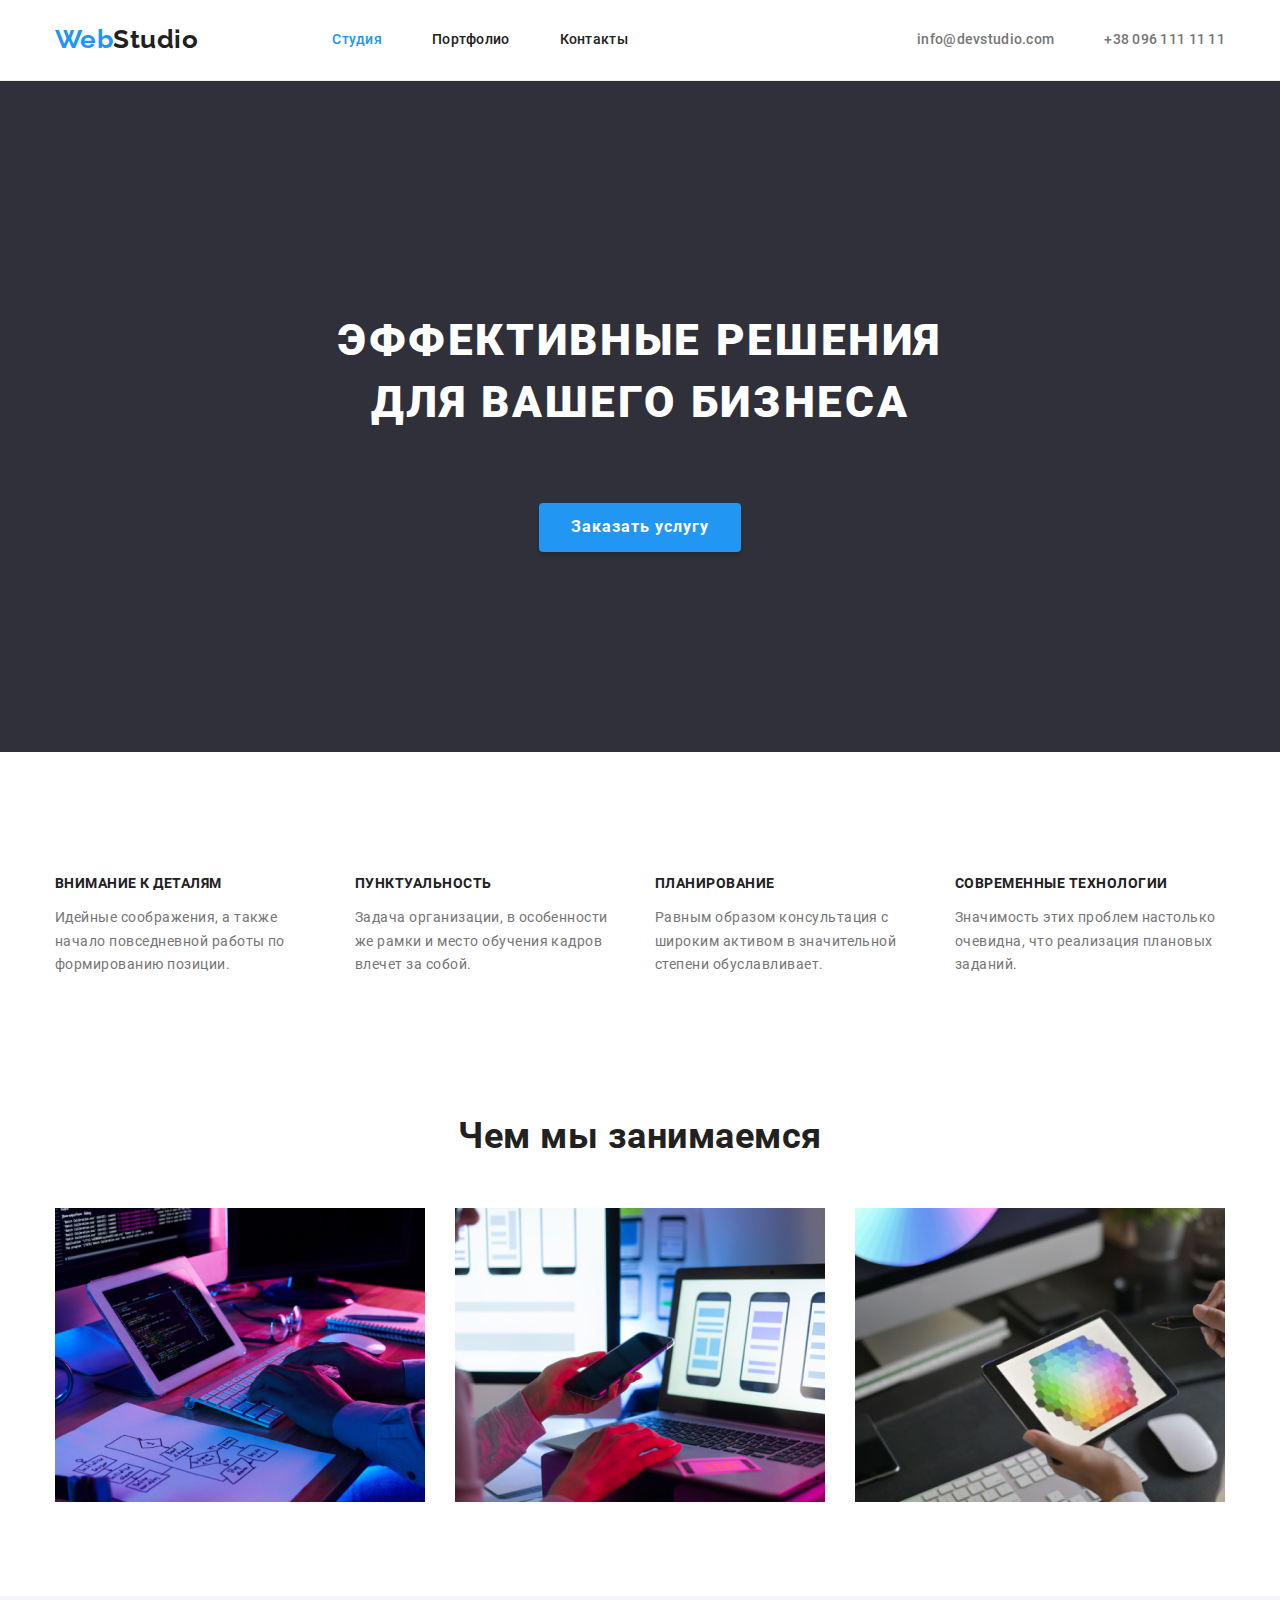
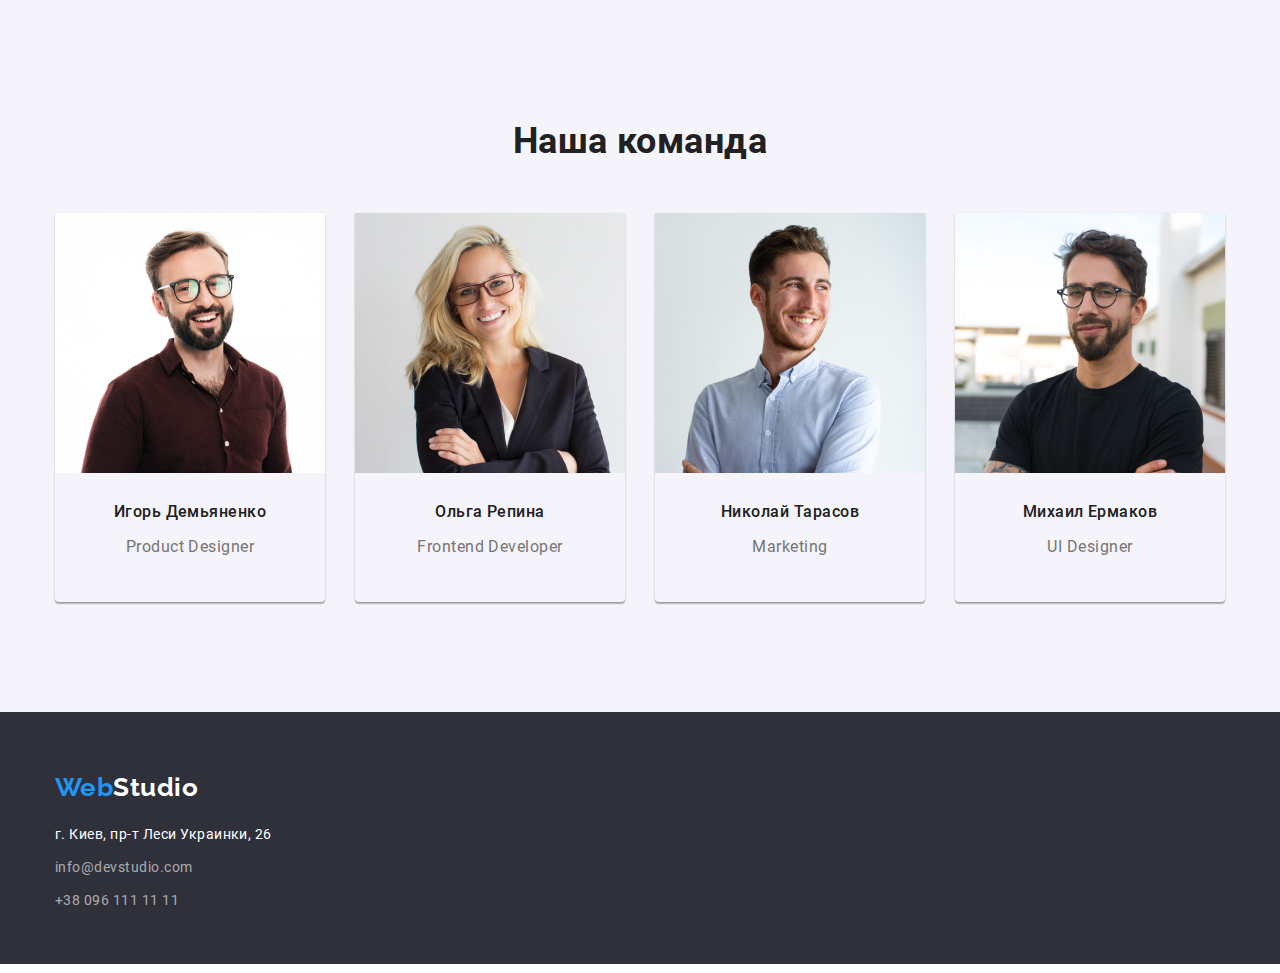
<file: index.html>
﻿<!DOCTYPE html>
<html lang="ru">
<head>
    <meta charset="UTF-8">
    <meta name="viewport" content="width=device-width, initial-scale=1.0">
    <title>WebStudio</title>
    <link href="https://fonts.googleapis.com/css2?family=Raleway:ital,wght@0,400;0,500;0,700;1,400;1,500;1,700&family=Roboto:ital,wght@0,400;0,500;0,700;0,900;1,400;1,500;1,700;1,900&display=swap"
    rel="stylesheet">
    <link rel="stylesheet" href="./css/normalize.css">
    <link rel="stylesheet" href="./css/style.css">
    
</head>
<body>

<!--Навигация-->
<header class="header">
    <div class="container">
    <a class="logo" href="./index.html">Web<span class="logo-text">Studio</span></a>
<nav>
    <ul class="menu">
    <li class="menu-item">
        <a class="link current" href="./index.html">Студия</a>
    </li>
    <li class="menu-item">
        <a class="link" href="./portfolio.html">Портфолио</a>
    </li>
    <li class="menu-item">
        <a class="link" href="#address">Контакты</a>
    </li>
    </ul>
</nav>

<ul class="contacts">
    <li class="contacts-item">
    <a class="address-link" href="mailto:info@devstudio.com">info@devstudio.com</a>
    </li>
    <li class="contacts-item">
    <a class="address-link" href="tel:+380961111111">+38 096 111 11 11</a>
    </li>
</ul>
</div>
</header>

<!--Герой-->
<main>
<section class="hero">
    <div class="container align-center">
    <h1 class="title">Эффективные решения для вашего бизнеса</h1>
    <button class="button" type="button">Заказать услугу
    </button>
    </div>
</section>
<section class="features">
    <div class="container">
    <h2 hidden>Особенности</h2>
    <ul class="features-list">
    <li class="items">
        <h3 class="title">Внимание к деталям</h3>
        <p class="paragraph">
        Идейные соображения, а также начало повседневной работы по
        формированию позиции.
        </p>
    </li>
    <li class="items">
        <h3 class="title">Пунктуальность</h3>
        <p class="paragraph">
        Задача организации, в особенности же рамки и место обучения кадров
        влечет за собой.
        </p>
    </li>
    <li class="items">
        <h3 class="title">Планирование</h3>
        <p class="paragraph">
        Равным образом консультация с широким активом в значительной
        степени обуславливает.
        </p>
    </li>
    <li class="items">
        <h3 class="title">Современные технологии</h3>
        <p class="paragraph">
        Значимость этих проблем настолько очевидна, что реализация
        плановых заданий.
        </p>
    </li>
    </ul>
    </div>
</section>
<section class="wedo">
    <div class="container">
    <h2 class="title">Чем мы занимаемся</h2>
    <ul class="list-margin">
    <li class="item-img"><img class="img-block" src="./img/img1.jpg" width="370" height="294" 
        alt="разработка программного обеспечения"/>
    </li>
    <li class="item-img">
        <img class="img-block" src="./img/img2.jpg" width="370" height="294" 
        alt="разработка мобильных приложений"/>
    </li>
    <li class="item-img"><img class="img-block" src="./img/img3.jpg" width="370" height="294"
        alt="разработка дизайна веб страниц"/>
    </li>
    </ul>
    </div>
</section>

<!-- Команда -->
<section class="team margin">
    <div class="container team-padding">
    <h2 class="title">Наша команда</h2>
    <ul class="team-list">
    <li class="list-description"><img class="img-block" src="./img/photos/photo1.jpg"
        width="270" height="260"  alt="Игорь Демьяненко"/>
        <h3 class="name">Игорь Демьяненко</h3>
        <p class="position">Product Designer</p>
    </li>
    <li class="list-description">
        <img class="img-block" src="./img/photos/photo2.jpg" 
        width="270" height="260"  alt="Ольга Репина"/>
        <h3 class="name">Ольга Репина</h3>
        <p class="position">Frontend Developer</p>
    </li>
    <li class="list-description">
        <img class="img-block" src="./img/photos/photo3.jpg"
        width="270" height="260"  alt="Николай Тарасов"/>
        <h3 class="name">Николай Тарасов</h3>
        <p class="position">Marketing</p>
    </li>
    <li class="list-description">
        <img class="img-block" src="./img/photos/photo4.jpg" 
        width="270" height="260"  alt="Михаил Ермаков"/>
        <h3 class="name">Михаил Ермаков</h3>
        <p class="position">UI Designer</p>
    </li>
    </ul>
    </div>
</section>
</main>

<!-- footer -->
<footer class="footer">
<div class="container footer-padding">
    <a class="logo" href="./index.html">Web<span class="logo-text">Studio</span>
    </a>
    <address class="address" id="address">
    <a class="map" href="https://goo.gl/maps/mBAU42XWuLWp58m89" target="_blank" rel="noopener noreferer">
        г. Киев, пр-т Леси Украинки, 26</a>
    <a class="link" href="mailto:info@devstudio.com">info@devstudio.com</a>
    <a class="link" href="tel:+380961111111">+38 096 111 11 11</a>
    </address>
</div>
</footer>
</body>
</html>
</file>
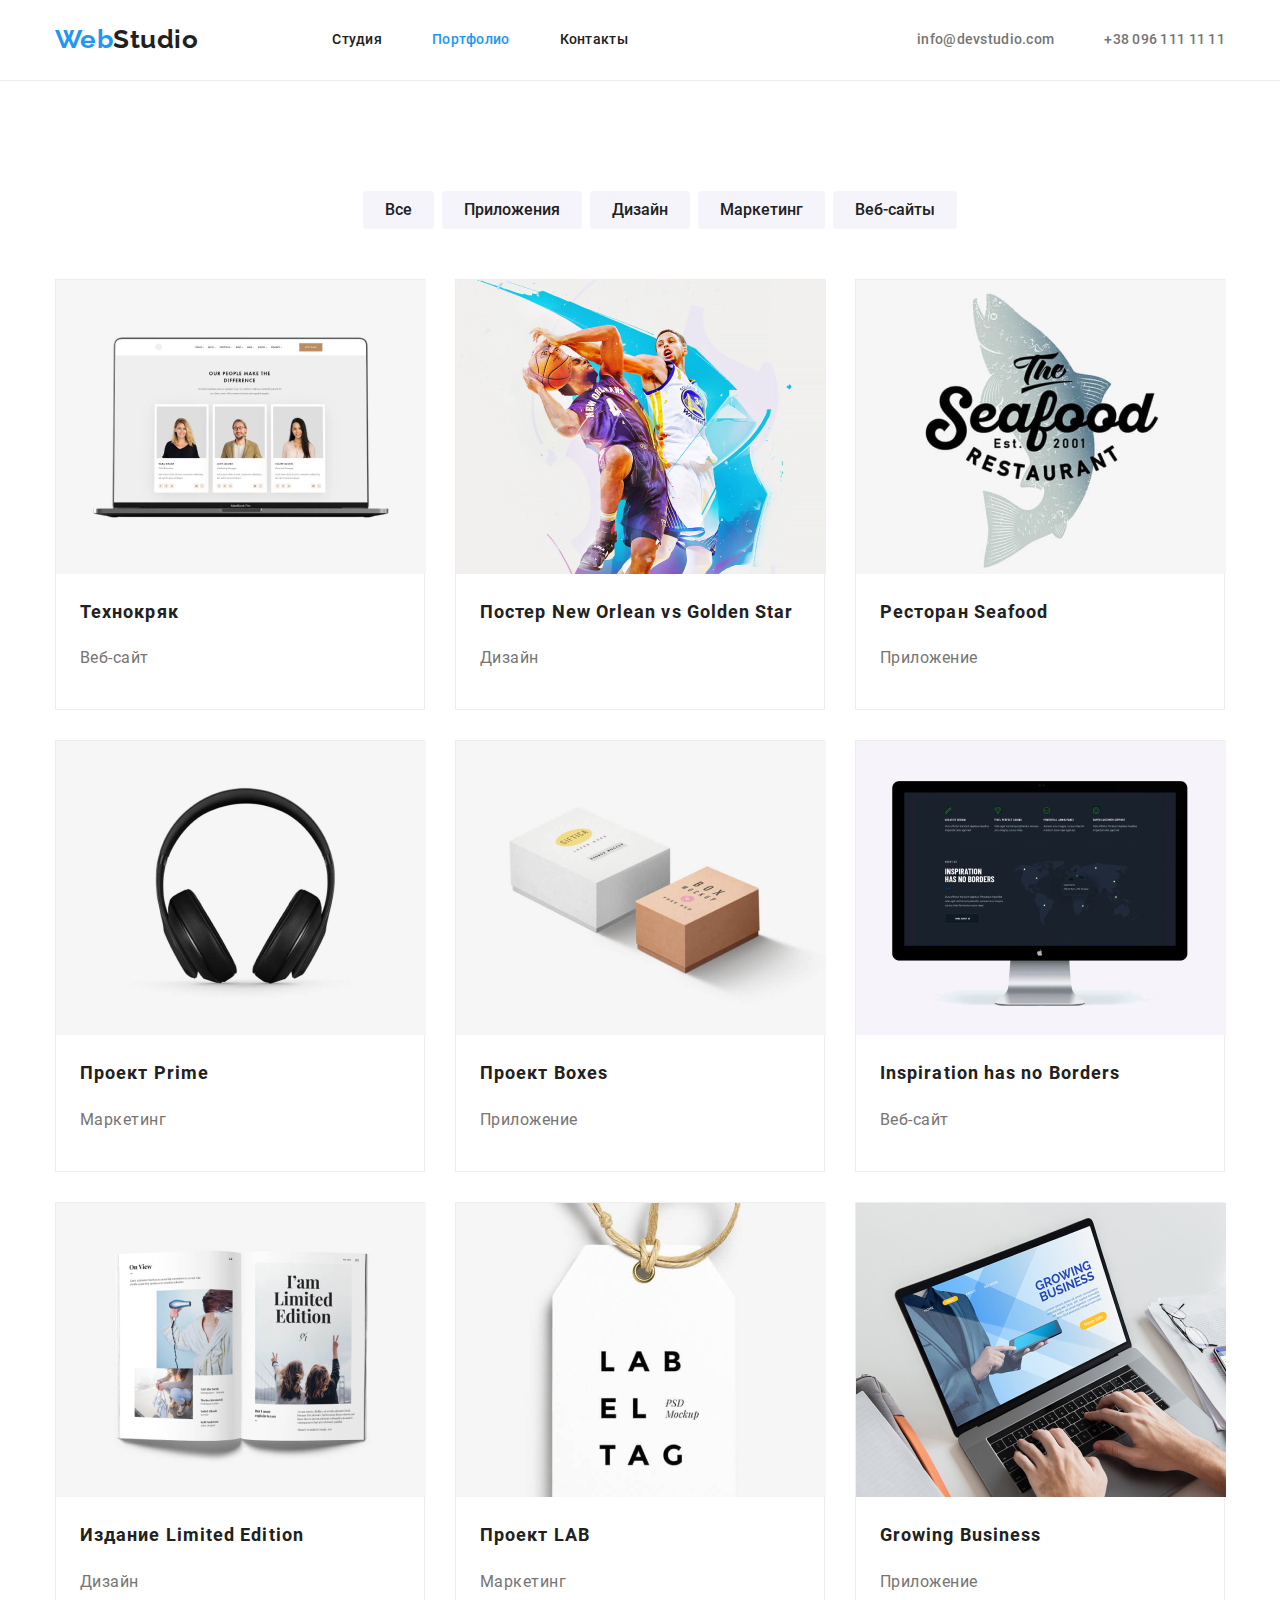
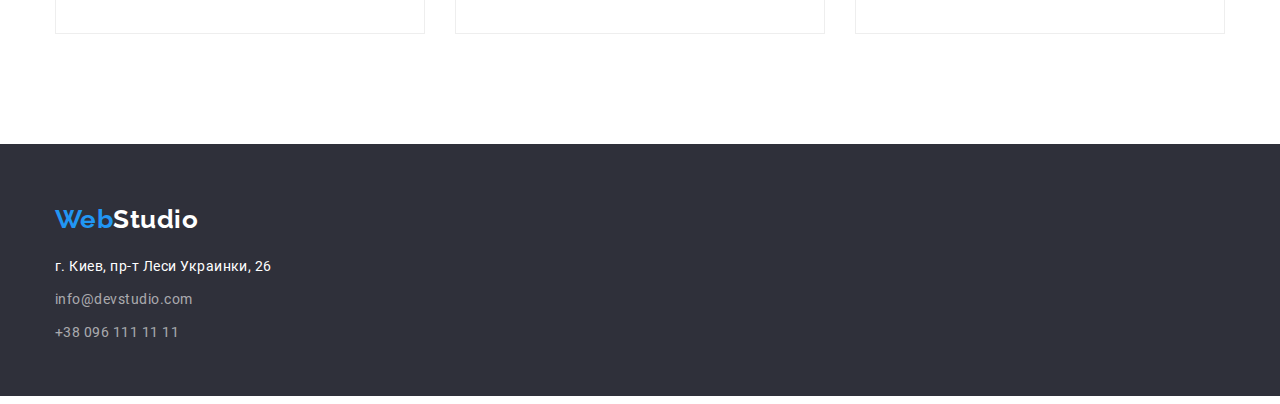
<file: portfolio.html>
<!DOCTYPE html>
<html lang="ru">
<head>
    <meta charset="UTF-8">
    <meta name="viewport" content="width=device-width, initial-scale=1.0">
    <title>WebStudio</title>
    <link href="https://fonts.googleapis.com/css2?family=Raleway:ital,wght@0,400;0,500;0,700;1,400;1,500;1,700&family=Roboto:ital,wght@0,400;0,500;0,700;0,900;1,400;1,500;1,700;1,900&display=swap"
    rel="stylesheet">
    <link rel="stylesheet" href="./css/normalize.css">
    <link rel="stylesheet" href="./css/style.css">
</head>
<body>

<!--Навигация-->
<header class="header">
<div class="container">
    <a class="logo" href="./index.html">Web<span class="logo-text">Studio</span></a>
<nav>
    <ul class="menu">
    <li class="menu-item">
        <a class="link" href="./index.html">Студия</a>
    </li>
    <li class="menu-item">
        <a class="link current" href="./portfolio.html">Портфолио</a>
    </li>
    <li class="menu-item">
        <a class="link" href="#address">Контакты</a>
    </li>
    </ul>
</nav>

<ul class="contacts">
    <li class="contacts-item">
    <a class="address-link" href="mailto:info@devstudio.com"
        >info@devstudio.com</a
    >
    </li>
    <li class="contacts-item">
    <a class="address-link" href="tel:+380961111111"
        >+38 096 111 11 11</a
    >
    </li>
</ul>
</div>
</header>

<!-- Портфолио -->
<main>
<section class="portfolio">
    <div class="container portfolio-padding">
    <h1 hidden>Портфолио</h1>
    <ul class="filter">
        <li class="filter-items"> <button class="link-filter" type="button">Все</button></li>
        <li class="filter-items"> <button class="link-filter" type="button">Приложения</button></li>
        <li class="filter-items"> <button class="link-filter" type="button">Дизайн</button></li>
        <li class="filter-items"> <button class="link-filter" type="button">Маркетинг</button></li>
        <li class="filter-items"> <button class="link-filter" type="button">Веб-сайты</button></li>
    </ul>
        <ul class="content">
        <li class="content-items">
            <a class="link" href="">
            <img class="img-block" src="./img/portfolio/techno-crack.jpg" width="370" height="294" 
            alt="Технокряк Веб-сайт"/>
            <h2 class="title">Технокряк</h2>
            <p class="type">Веб-сайт</p>
            </a>
        </li>
        <li class="content-items">
            <a class="link" href="">
            <img class="img-block" src="./img/portfolio/poster.jpg" width="370" height="294" 
            alt="Постер Дизайн" />
            <h2 class="title">Постер New Orlean vs Golden Star</h2>
            <p class="type">Дизайн</p>
            </a>
        </li>
        <li class="content-items">
            <a class="link" href="">
            <img class="img-block" src="./img/portfolio/seafood.jpg"  width="370" height="294" 
            alt="Ресторан Приложение" />
            <h2 class="title">Ресторан Seafood</h2>
            <p class="type">Приложение</p>
            </a>
        </li>
        <li class="content-items">
            <a class="link" href="">
            <img class="img-block" src="./img/portfolio/prime.jpg"  width="370" height="294"
            alt="Проект Прайм Маркетинг" />
            <h2 class="title">Проект Prime</h2>
            <p class="type">Маркетинг</p>
            </a>
        </li>
        <li class="content-items">
            <a class="link" href="">
            <img class="img-block" src="./img/portfolio/boxes.jpg" width="370" height="294" 
            alt="Проект Боксес Приложение" />
            <h2 class="title">Проект Boxes</h2>
            <p class="type">Приложение</p>
            </a>
        </li>
        <li class="content-items">
            <a class="link" href="">
            <img class="img-block" src="./img/portfolio/inspiration.jpg" width="370" height="294" 
            alt="Веб-сайт" />
            <h2 class="title">Inspiration has no Borders</h2>
            <p class="type">Веб-сайт</p>
            </a>
        </li>
        <li class="content-items">
            <a class="link" href="">
            <img class="img-block" src="./img/portfolio/limited-edition.jpg" width="370" height="294"
            alt="Издание Дизайн" />
            <h2 class="title">Издание Limited Edition</h2>
            <p class="type">Дизайн</p>
            </a>
        </li>
        <li class="content-items">
            <a class="link" href="">
            <img class="img-block" src="./img/portfolio/lab.jpg" width="370" height="294"
            alt="Проект ЛАБ Маркетинг" />
            <h2 class="title">Проект LAB</h2>
            <p class="type">Маркетинг</p>
            </a>
        </li>
        <li class="content-items">
            <a class="link" href="">
            <img class="img-block" src="./img/portfolio/growing.jpg" width="370" height="294"
            alt="Приложение" />
            <h2 class="title">Growing Business</h2>
            <p class="type">Приложение</p>
            </a>
        </li>
        </ul>
    </div>
</section>
</main>

<!-- footer -->
<footer class="footer">
<div class="container footer-padding">
    <a class="logo" href="./index.html">Web<span class="logo-text">Studio</span>
    </a>
    <address class="address" id="address">
    <a class="map" href="https://goo.gl/maps/mBAU42XWuLWp58m89" target="_blank" 
    rel="noopener noreferer">г. Киев, пр-т Леси Украинки, 26</a>
    <a class="link" href="mailto:info@devstudio.com">info@devstudio.com</a>
    <a class="link" href="tel:+380961111111">+38 096 111 11 11</a>
    </address>
</div>
</footer>
</body>
</html>
</file>
<file: css/style.css>
/* roboto-regular - latin_cyrillic */
@font-face {
font-family: 'Roboto';
font-style: normal;
font-weight: 400;
src: url('../fonts/Roboto/roboto-v20-latin_cyrillic-regular.eot'); /* IE9 Compat Modes */
src: local('Roboto'), local('Roboto-Regular'),
    url('../fonts/Roboto/roboto-v20-latin_cyrillic-regular.eot?#iefix') format('embedded-opentype'), /* IE6-IE8 */
    url('../fonts/Roboto/roboto-v20-latin_cyrillic-regular.woff2') format('woff2'), /* Super Modern Browsers */
    url('../fonts/Roboto/roboto-v20-latin_cyrillic-regular.woff') format('woff'), /* Modern Browsers */
    url('../fonts/Roboto/roboto-v20-latin_cyrillic-regular.ttf') format('truetype'), /* Safari, Android, iOS */
    url('../fonts/Roboto/roboto-v20-latin_cyrillic-regular.svg#Roboto') format('svg'); /* Legacy iOS */
}

/* roboto-500 - latin_cyrillic */
@font-face {
font-family: 'Roboto';
font-style: normal;
font-weight: 500;
src: url('../fonts/Roboto/roboto-v20-latin_cyrillic-500.eot'); /* IE9 Compat Modes */
src: local('Roboto Medium'), local('Roboto-Medium'),
    url('../fonts/Roboto/roboto-v20-latin_cyrillic-500.eot?#iefix') format('embedded-opentype'), /* IE6-IE8 */
    url('../fonts/Roboto/roboto-v20-latin_cyrillic-500.woff2') format('woff2'), /* Super Modern Browsers */
    url('../fonts/Roboto/roboto-v20-latin_cyrillic-500.woff') format('woff'), /* Modern Browsers */
    url('../fonts/Roboto/roboto-v20-latin_cyrillic-500.ttf') format('truetype'), /* Safari, Android, iOS */
    url('../fonts/Roboto/roboto-v20-latin_cyrillic-500.svg#Roboto') format('svg'); /* Legacy iOS */
}

/* roboto-700 - latin_cyrillic */
@font-face {
font-family: 'Roboto';
font-style: normal;
font-weight: 700;
src: url('../fonts/Roboto/roboto-v20-latin_cyrillic-700.eot'); /* IE9 Compat Modes */
src: local('Roboto Bold'), local('Roboto-Bold'),
    url('../fonts/Roboto/roboto-v20-latin_cyrillic-700.eot?#iefix') format('embedded-opentype'), /* IE6-IE8 */
    url('../fonts/Roboto/roboto-v20-latin_cyrillic-700.woff2') format('woff2'), /* Super Modern Browsers */
    url('../fonts/Roboto/roboto-v20-latin_cyrillic-700.woff') format('woff'), /* Modern Browsers */
    url('../fonts/Roboto/roboto-v20-latin_cyrillic-700.ttf') format('truetype'), /* Safari, Android, iOS */
    url('../fonts/Roboto/roboto-v20-latin_cyrillic-700.svg#Roboto') format('svg'); /* Legacy iOS */
}

/* roboto-900italic - latin_cyrillic */
@font-face {
font-family: 'Roboto';
font-style: italic;
font-weight: 900;
src: url('../fonts/Roboto/roboto-v20-latin_cyrillic-900italic.eot'); /* IE9 Compat Modes */
src: local('Roboto Black Italic'), local('Roboto-BlackItalic'),
    url('../fonts/Roboto/roboto-v20-latin_cyrillic-900italic.eot?#iefix') format('embedded-opentype'), /* IE6-IE8 */
    url('../fonts/Roboto/roboto-v20-latin_cyrillic-900italic.woff2') format('woff2'), /* Super Modern Browsers */
    url('../fonts/Roboto/roboto-v20-latin_cyrillic-900italic.woff') format('woff'), /* Modern Browsers */
    url('../fonts/Roboto/roboto-v20-latin_cyrillic-900italic.ttf') format('truetype'), /* Safari, Android, iOS */
    url('../fonts/Roboto/roboto-v20-latin_cyrillic-900italic.svg#Roboto') format('svg'); /* Legacy iOS */
}

li {
    list-style-type: none; /* Убираем маркеры */
}

*,
*::before,
*::after {
    box-sizing: border-box;
}

:root {
    --main-text-cl: #757575;
    --accent-cl: #2196F3;
    --black: #212121;
    --gray: #ffffff99;
    --white: #ffffff;
    --dark-bg: #2F303A;
    --bg: #F5F4FA;
}

body {
    color: var(--black);
    background-color: var(--primary-bg);
    letter-spacing: 0.03em;
}

.container {
    width: 1200px;
    margin-left: auto;
    margin-right: auto;
    padding-left: 15px;
    padding-right: 15px;
}

.container.align-center {
    text-align: center;
}

.header > .container {
    display: flex;
    align-items: center;
}

.header .menu {
    display: flex;
    margin-top: 0;
    margin-bottom: 0;
}

.menu .menu-item:not(:last-child) {
    margin-right: 50px;
}

.header {
    border-bottom: 1px solid #ececec;
}

.header .logo {
    display: block;
    margin-right: 94px;
    color: var(--accent-cl);
    font-family: Raleway;
    font-weight: 700;
    font-size: 26px;
    line-height: 1.2;
    text-decoration: none;
}

.logo > .logo-text {
    color: var(--black);
}

.header .link {
    padding-top: 32px;
    padding-bottom: 32px;
    display: block;
    color: var(--black);
    font-family: Roboto;
    font-weight: 500;
    font-size: 14px;
    line-height: 1.14;
    letter-spacing: 0.02em;
    text-decoration: none;
}

.header .link.current {
    color: var(--accent-cl);
}

.header .link:hover,
.link:focus {
    color: var(--accent-cl);
}

.header .contacts {
    display: flex;
    margin-left: auto;
    margin-top: 0;
    margin-bottom: 0;
}

.contacts .contacts-item:not(:last-child) {
    margin-right: 50px;
}

.header .address-link {
    display: block;
    padding-top: 32px;
    padding-bottom: 32px;
    color: var(--main-text-cl);
    font-family: Roboto;
    font-weight: 500;
    font-size: 14px;
    line-height: 1.14;
    letter-spacing: 0.02em;
    text-decoration: none;
}

.header .address-link:hover,
.address-link:focus {
    color: var(--accent-cl);
}

.hero {
    background-color: var(--dark-bg);
}

.hero > .container {
    padding-top: 200px;
    padding-bottom: 200px;
}

.hero .title {
    max-width: 700px;
    margin-left: auto;
    margin-right: auto;
    color: #ffffff;
    font-family: Roboto;
    font-weight: 900;
    font-size: 44px;
    line-height: 1.4;
    text-align: center;
    letter-spacing: 0.06em;
    text-transform: uppercase;
}

.hero .button {
    padding: 10px 32px;
    background-color: var(--accent-cl);
    font-family: Roboto;
    color: #ffffff;
    font-weight: 700;
    font-size: 16px;
    line-height: 1.8;
    align-items: center;
    text-align: center;
    letter-spacing: 0.06em;
    margin-top: 40px;
    box-shadow: 0px 4px 4px rgba(0, 0, 0, 0.15);
    border-radius: 4px;
    border: 0;
}

.hero .button:hover,
    .button:focus {
    background: #188ce8;
}

.features .features-list {
    padding: 94px 0px;
    display: flex;
}

.features-list .items {

    width: calc((100% - 90px) / 4);
}

.features-list .items:not(:last-child) {
    margin-right: 30px;
}

.features .title {
    color: var(--black);
    font-family: Roboto;
    font-weight: 700;
    font-size: 14px;
    line-height: 1.14;
    text-transform: uppercase;
}

.features .paragraph {
    margin-top: 10px;
    color: var(--main-text-cl);
    font-family: Roboto;
    font-weight: 400;
    font-size: 14px;
    line-height: 1.7;
}

.wedo .list-margin {
    margin-top: 50px;
    display: flex;
    padding-left: 0;
}

.list-margin .item-img:not(:last-child) {
    margin-right: 30px;
}

.wedo .title {
    color: var(--black);
    font-family: Roboto;
    font-weight: 700;
    font-size: 36px;
    line-height: 1.2;
    text-align: center;
}

.img-block {
    display: block;
    justify-content: center;
}

.container.team-padding {
    padding-top: 94px;
    padding-bottom: 94px;
}

.team.margin {
    margin-top: 94px;
}

.team {
    background: var(--bg);
}

.team .team-list {
    margin-top: 50px;
    display: flex;
    justify-content: center;
    padding-left: 0;
}

.team-list > .list-description {
    padding-bottom: 30px;
    background: var(--primary-bg);
    box-shadow: 0px 1px 3px #0000001f, 0px 1px 1px #00000024,
    0px 2px 1px #00000033;
    border-radius: 0px 0px 4px 4px;
}

.team-list .list-description:not(:last-child) {
    margin-right: 30px;
}

.team .title {
    color: var(--black);
    font-family: Roboto;
    font-weight: 700;
    font-size: 36px;
    line-height: 1.2;
    text-align: center;
}

.team .name {
    margin-top: 30px;
    color: var(--black);
    font-family: Roboto;
    font-weight: 500;
    font-size: 16px;
    line-height: 1.2x;
    text-align: center;
}

.team .position {
    margin-top: 10px;
    color: var(--main-text-cl);
    font-family: Roboto;
    font-weight: 400;
    font-size: 16px;
    line-height: 1.2x;
    text-align: center;
}

.container.footer-padding {
    padding-top: 60px;
    padding-bottom: 60px;
}

.footer {
    background-color: var(--dark-bg);
    height: 252px;
}

.footer .logo {
    display: inline-block;
    font-family: Raleway;
    font-weight: 700;
    font-size: 26px;
    line-height: 1.2;
    color: var(--accent-cl);
    text-decoration: none;
}

.footer .logo-text {
    color: #ffffff;
}

.footer .address {
    font-family: Roboto;
    font-style: normal;
    font-weight: normal;
    margin-top: 20px;
}

.footer .map {
    color: #ffffff;
    font-family: Roboto;
    font-weight: 400;
    font-size: 14px;
    line-height: 1.7;
    text-decoration: none;
}

.footer .link {
    width: 20%;
    display: block;
    margin-top: 9px;
    color: rgba(255, 255, 255, 0.6);
    font-family: Roboto;
    font-weight: 400;
    font-size: 14px;
    line-height: 1.7;
    text-decoration: none;
}

/* --Портфолио-- */
.portfolio .filter {
    display: flex;
    justify-content: center;
}

.portfolio .filter-items:not(:last-child) {
    margin-right: 8px;
}

.container.portfolio-padding {
    padding-top: 94px;
    padding-bottom: 94px;
}

.filter .link-filter {
    padding: 6px 22px;
    font-family: Roboto;
    font-weight: 500;
    font-size: 16px;
    line-height: 1.6;
    text-align: center;
    color: var(--black);
    background: #f5f4fa;
    border-radius: 4px;
    border: 0;
}

.filter .link-filter:hover,
.link-filter:focus {
    background: var(--accent-cl);
    color: #ffffff;
    box-shadow: 0px 3px 1px rgba(0, 0, 0, 0.1), 0px 1px 2px rgba(0, 0, 0, 0.08),
    0px 2px 2px rgba(0, 0, 0, 0.12);
}

.portfolio .content {
    margin-top: 50px;
    display: flex;
    flex-wrap: wrap;
    padding-left: 0px;
}

.portfolio .content-items {
    width: calc((100% - 60px) / 3);
    border: 1px solid #eeeeee;
}


.portfolio .content-items:not(:nth-child(-n + 3)) {
    margin-top: 30px;
}

.content{
    justify-content: space-between;
}

.content .link {
    display: block;
    background: var(--primary-bg);
    text-decoration: none;
    padding-bottom: 20px;
}

.content .title {
    margin-top: 20px;
    padding-left: 24px;
    color: var(--black);
    font-family: Roboto;
    font-weight: 700;
    font-size: 18px;
    line-height: 2;
    letter-spacing: 0.06em;
}

.content .type {
    margin-top: 4px;
    padding-left: 24px;
    color: var(--main-text-cl);
    font-family: Roboto;
    font-weight: 400;
    font-size: 16px;
    line-height: 1.8;
}
</file>
